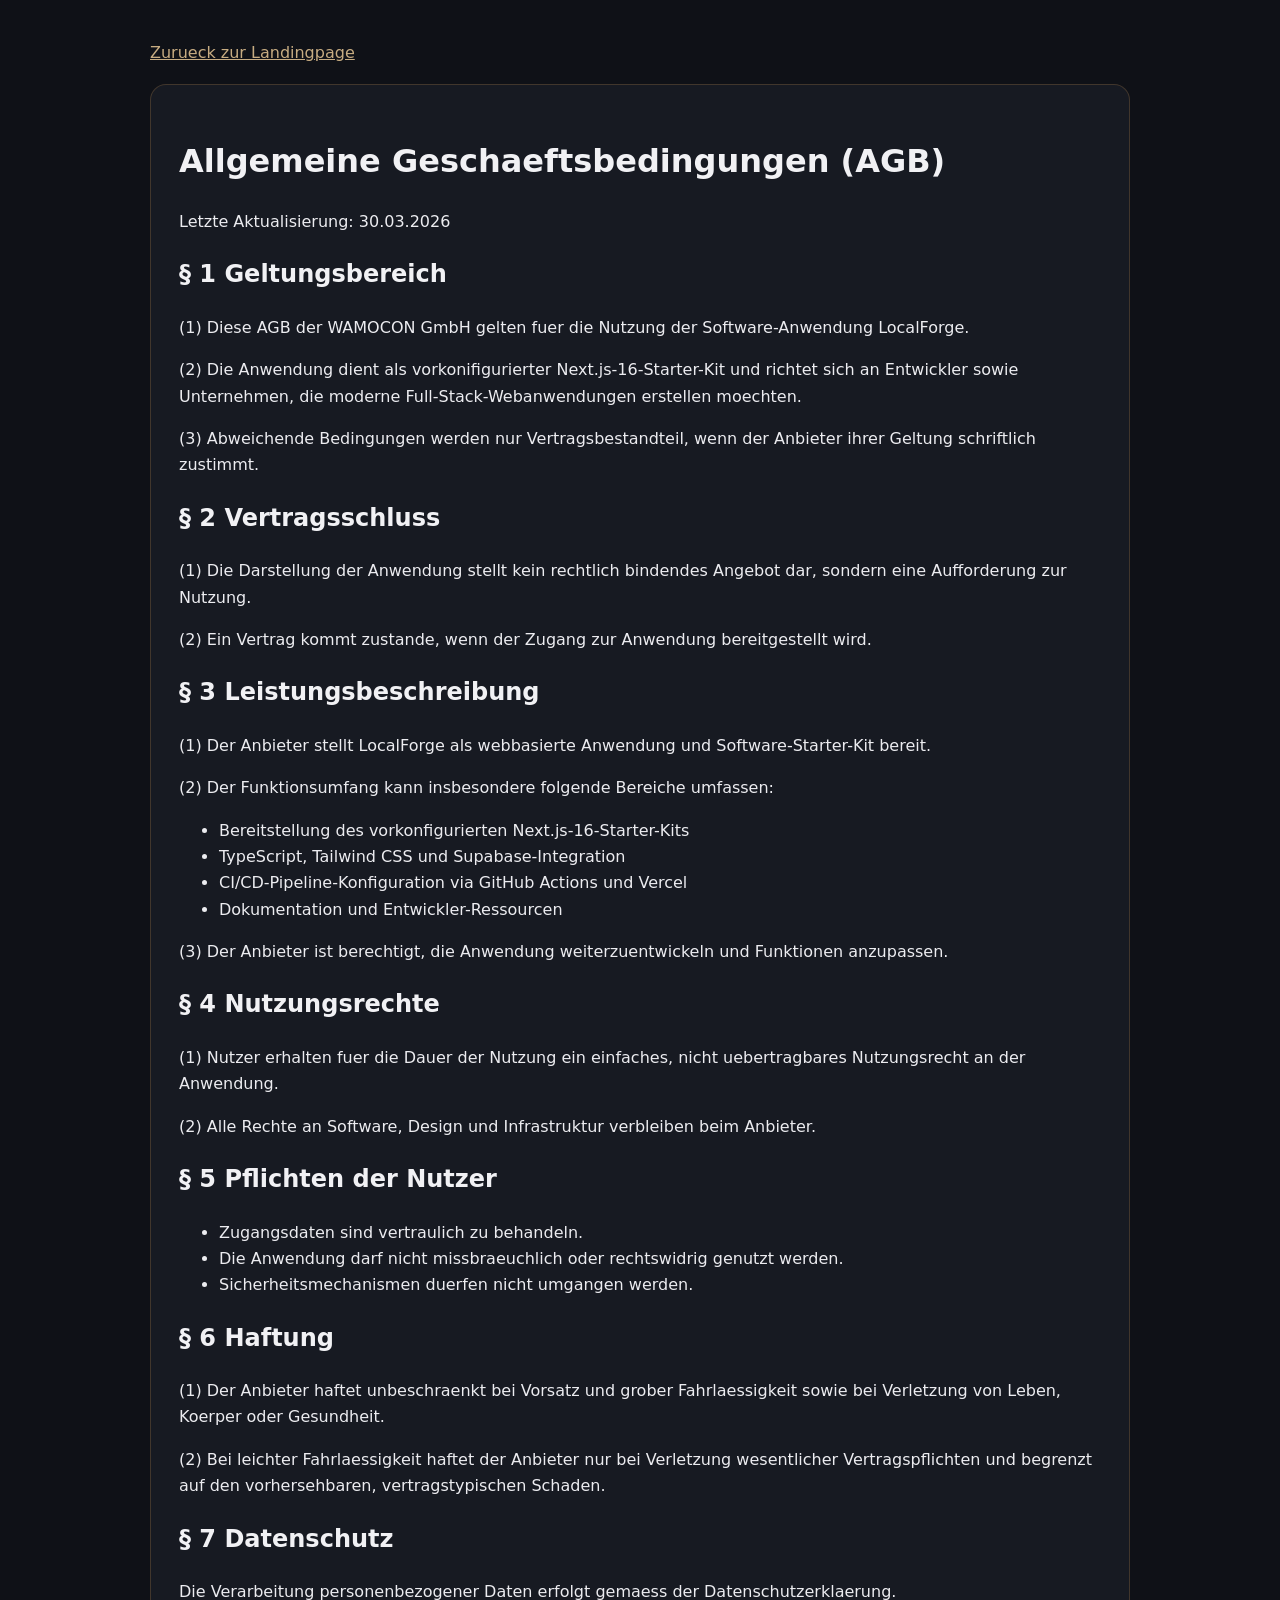
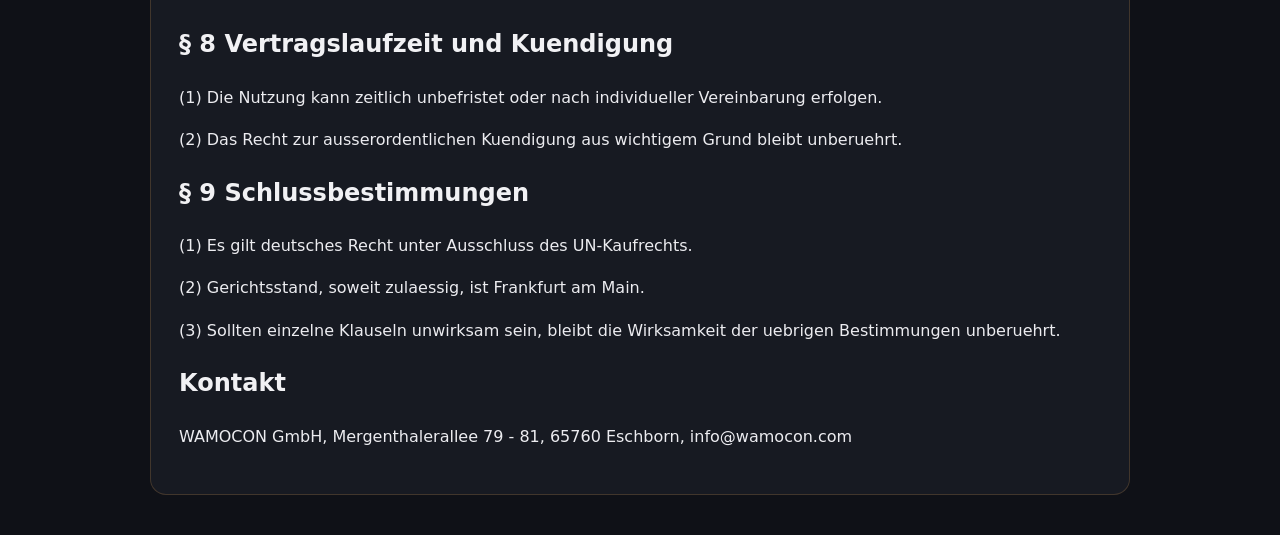
<file: agb.html>
<!DOCTYPE html>
<html lang="de">
<head>
  <meta charset="UTF-8">
  <meta name="viewport" content="width=device-width, initial-scale=1.0">
  <title>AGB | LocalForge</title>
  <style>
    body{font-family:Inter,system-ui,sans-serif;background:#0f1117;color:#ececf0;margin:0;line-height:1.65}
    .wrap{max-width:980px;margin:0 auto;padding:40px 20px}
    .card{background:#171a22;border:1px solid rgba(143,106,63,.35);border-radius:16px;padding:28px}
    h1,h2{color:#f1f1f4}
    a{color:#c7ac82}
    .top{margin-bottom:18px}
  </style>
</head>
<body>
  <div class="wrap">
    <div class="top"><a href="index.html">Zurueck zur Landingpage</a></div>
    <div class="card">
      <h1>Allgemeine Geschaeftsbedingungen (AGB)</h1>
      <p>Letzte Aktualisierung: 30.03.2026</p>

      <h2>§ 1 Geltungsbereich</h2>
      <p>(1) Diese AGB der WAMOCON GmbH gelten fuer die Nutzung der Software-Anwendung LocalForge.</p>
      <p>(2) Die Anwendung dient als vorkonifigurierter Next.js-16-Starter-Kit und richtet sich an Entwickler sowie Unternehmen, die moderne Full-Stack-Webanwendungen erstellen moechten.</p>
      <p>(3) Abweichende Bedingungen werden nur Vertragsbestandteil, wenn der Anbieter ihrer Geltung schriftlich zustimmt.</p>

      <h2>§ 2 Vertragsschluss</h2>
      <p>(1) Die Darstellung der Anwendung stellt kein rechtlich bindendes Angebot dar, sondern eine Aufforderung zur Nutzung.</p>
      <p>(2) Ein Vertrag kommt zustande, wenn der Zugang zur Anwendung bereitgestellt wird.</p>

      <h2>§ 3 Leistungsbeschreibung</h2>
      <p>(1) Der Anbieter stellt LocalForge als webbasierte Anwendung und Software-Starter-Kit bereit.</p>
      <p>(2) Der Funktionsumfang kann insbesondere folgende Bereiche umfassen:</p>
      <ul>
        <li>Bereitstellung des vorkonfigurierten Next.js-16-Starter-Kits</li>
        <li>TypeScript, Tailwind CSS und Supabase-Integration</li>
        <li>CI/CD-Pipeline-Konfiguration via GitHub Actions und Vercel</li>
        <li>Dokumentation und Entwickler-Ressourcen</li>
      </ul>
      <p>(3) Der Anbieter ist berechtigt, die Anwendung weiterzuentwickeln und Funktionen anzupassen.</p>

      <h2>§ 4 Nutzungsrechte</h2>
      <p>(1) Nutzer erhalten fuer die Dauer der Nutzung ein einfaches, nicht uebertragbares Nutzungsrecht an der Anwendung.</p>
      <p>(2) Alle Rechte an Software, Design und Infrastruktur verbleiben beim Anbieter.</p>

      <h2>§ 5 Pflichten der Nutzer</h2>
      <ul>
        <li>Zugangsdaten sind vertraulich zu behandeln.</li>
        <li>Die Anwendung darf nicht missbraeuchlich oder rechtswidrig genutzt werden.</li>
        <li>Sicherheitsmechanismen duerfen nicht umgangen werden.</li>
      </ul>

      <h2>§ 6 Haftung</h2>
      <p>(1) Der Anbieter haftet unbeschraenkt bei Vorsatz und grober Fahrlaessigkeit sowie bei Verletzung von Leben, Koerper oder Gesundheit.</p>
      <p>(2) Bei leichter Fahrlaessigkeit haftet der Anbieter nur bei Verletzung wesentlicher Vertragspflichten und begrenzt auf den vorhersehbaren, vertragstypischen Schaden.</p>

      <h2>§ 7 Datenschutz</h2>
      <p>Die Verarbeitung personenbezogener Daten erfolgt gemaess der Datenschutzerklaerung.</p>

      <h2>§ 8 Vertragslaufzeit und Kuendigung</h2>
      <p>(1) Die Nutzung kann zeitlich unbefristet oder nach individueller Vereinbarung erfolgen.</p>
      <p>(2) Das Recht zur ausserordentlichen Kuendigung aus wichtigem Grund bleibt unberuehrt.</p>

      <h2>§ 9 Schlussbestimmungen</h2>
      <p>(1) Es gilt deutsches Recht unter Ausschluss des UN-Kaufrechts.</p>
      <p>(2) Gerichtsstand, soweit zulaessig, ist Frankfurt am Main.</p>
      <p>(3) Sollten einzelne Klauseln unwirksam sein, bleibt die Wirksamkeit der uebrigen Bestimmungen unberuehrt.</p>

      <h2>Kontakt</h2>
      <p>WAMOCON GmbH, Mergenthalerallee 79 - 81, 65760 Eschborn, info@wamocon.com</p>
    </div>
  </div>
</body>
</html>
</file>
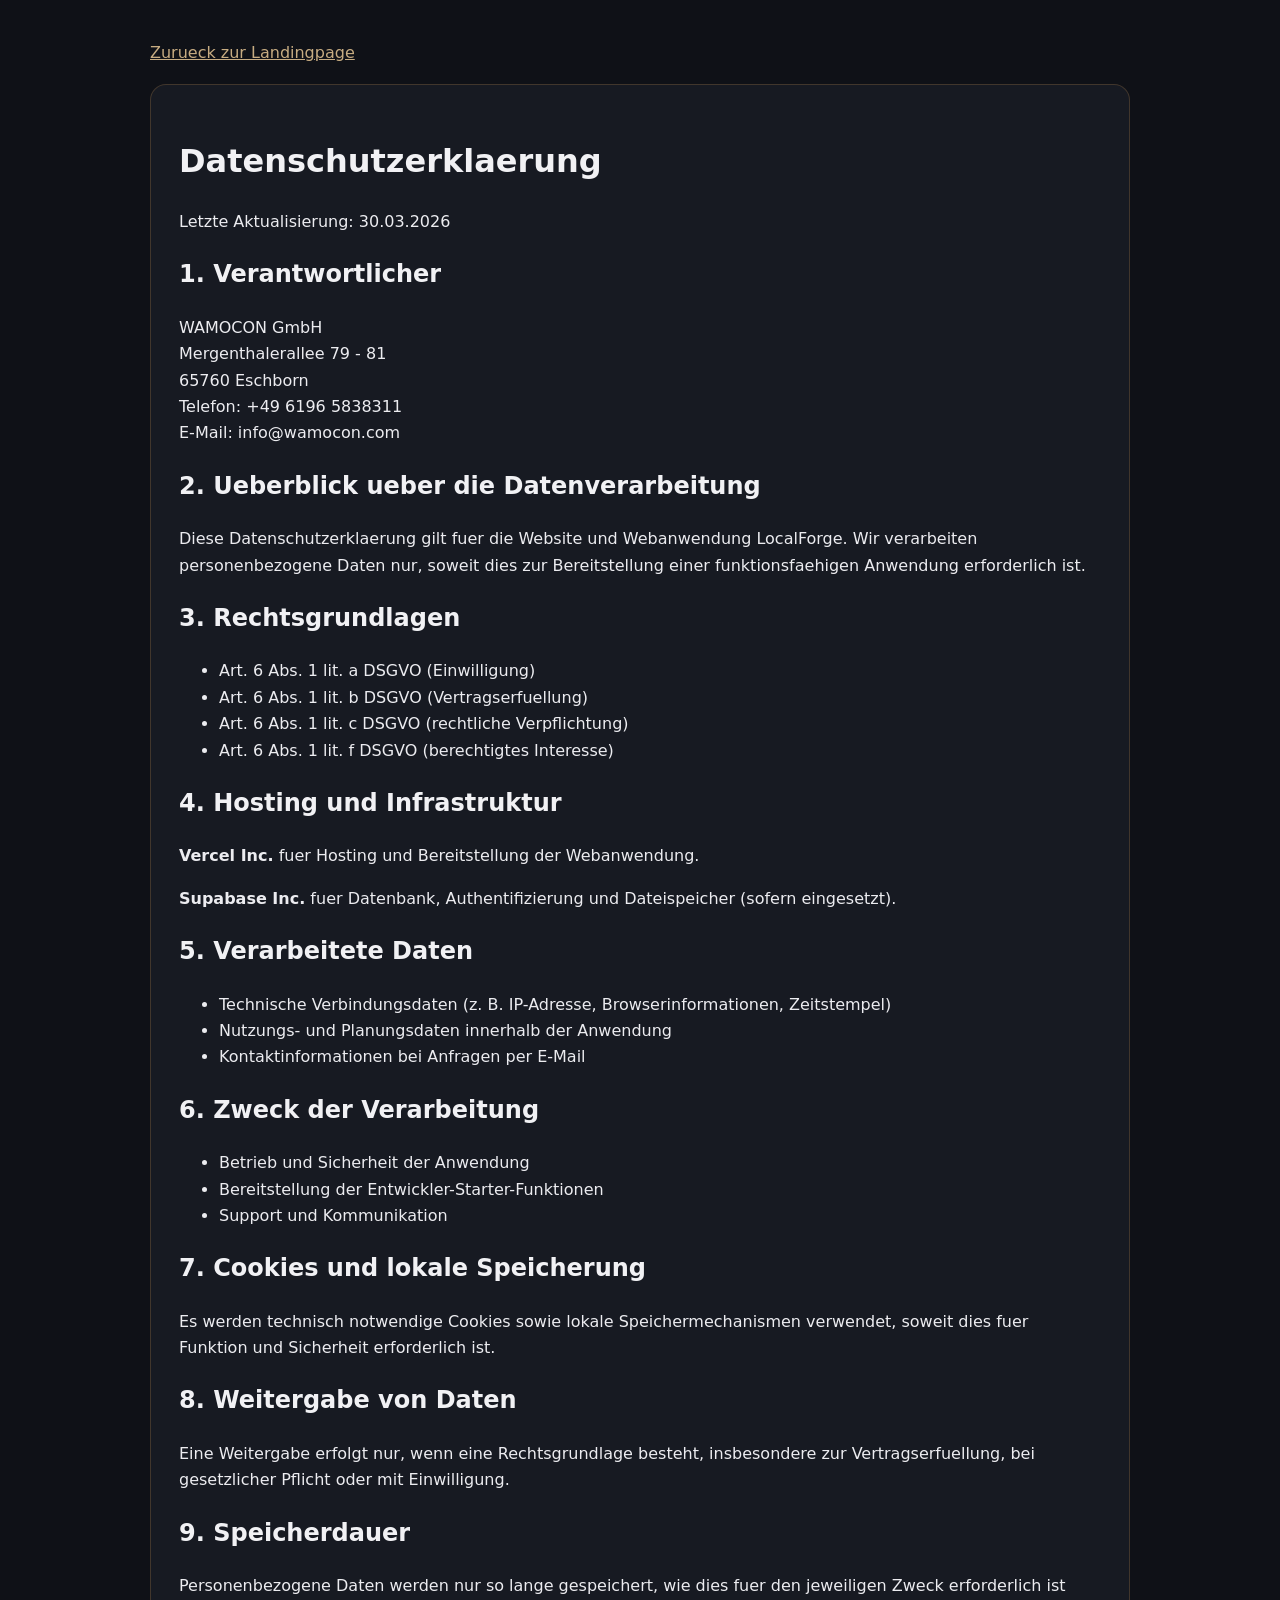
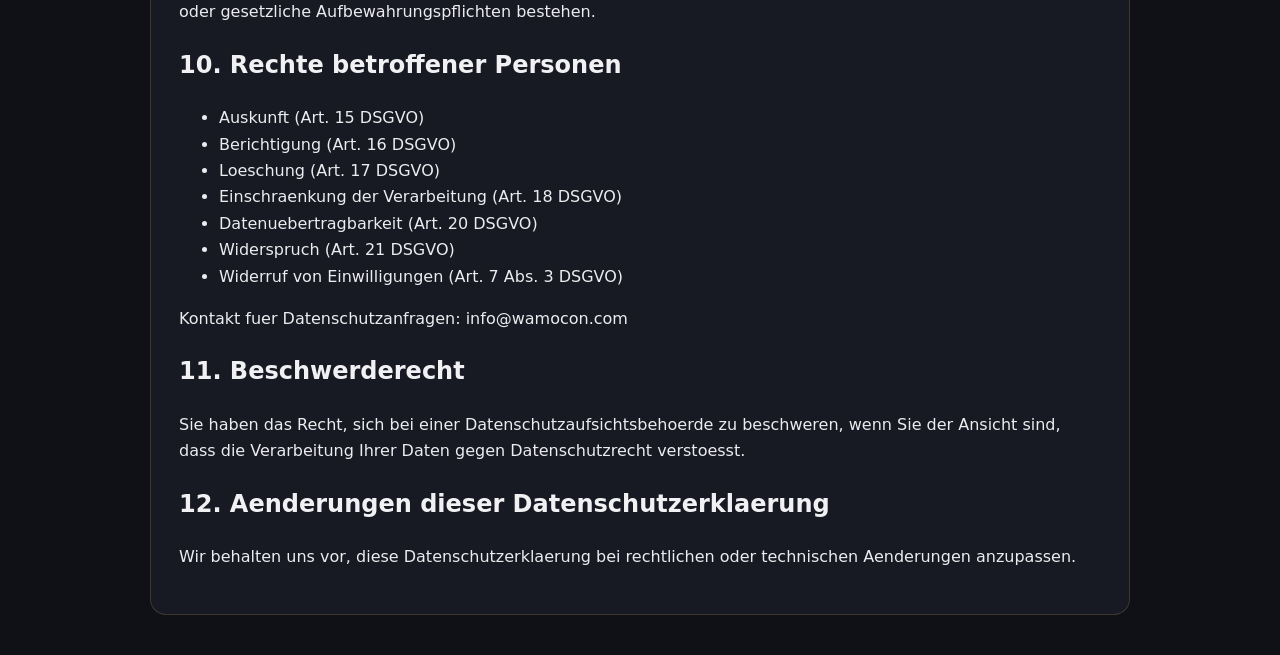
<file: datenschutz.html>
<!DOCTYPE html>
<html lang="de">
<head>
  <meta charset="UTF-8">
  <meta name="viewport" content="width=device-width, initial-scale=1.0">
  <title>Datenschutz | LocalForge</title>
  <style>
    body{font-family:Inter,system-ui,sans-serif;background:#0f1117;color:#ececf0;margin:0;line-height:1.65}
    .wrap{max-width:980px;margin:0 auto;padding:40px 20px}
    .card{background:#171a22;border:1px solid rgba(143,106,63,.35);border-radius:16px;padding:28px}
    h1,h2{color:#f1f1f4}
    a{color:#c7ac82}
    .top{margin-bottom:18px}
  </style>
</head>
<body>
  <div class="wrap">
    <div class="top"><a href="index.html">Zurueck zur Landingpage</a></div>
    <div class="card">
      <h1>Datenschutzerklaerung</h1>
      <p>Letzte Aktualisierung: 30.03.2026</p>

      <h2>1. Verantwortlicher</h2>
      <p>
        WAMOCON GmbH<br>
        Mergenthalerallee 79 - 81<br>
        65760 Eschborn<br>
        Telefon: +49 6196 5838311<br>
        E-Mail: info@wamocon.com
      </p>

      <h2>2. Ueberblick ueber die Datenverarbeitung</h2>
      <p>Diese Datenschutzerklaerung gilt fuer die Website und Webanwendung LocalForge. Wir verarbeiten personenbezogene Daten nur, soweit dies zur Bereitstellung einer funktionsfaehigen Anwendung erforderlich ist.</p>

      <h2>3. Rechtsgrundlagen</h2>
      <ul>
        <li>Art. 6 Abs. 1 lit. a DSGVO (Einwilligung)</li>
        <li>Art. 6 Abs. 1 lit. b DSGVO (Vertragserfuellung)</li>
        <li>Art. 6 Abs. 1 lit. c DSGVO (rechtliche Verpflichtung)</li>
        <li>Art. 6 Abs. 1 lit. f DSGVO (berechtigtes Interesse)</li>
      </ul>

      <h2>4. Hosting und Infrastruktur</h2>
      <p><strong>Vercel Inc.</strong> fuer Hosting und Bereitstellung der Webanwendung.</p>
      <p><strong>Supabase Inc.</strong> fuer Datenbank, Authentifizierung und Dateispeicher (sofern eingesetzt).</p>

      <h2>5. Verarbeitete Daten</h2>
      <ul>
        <li>Technische Verbindungsdaten (z. B. IP-Adresse, Browserinformationen, Zeitstempel)</li>
        <li>Nutzungs- und Planungsdaten innerhalb der Anwendung</li>
        <li>Kontaktinformationen bei Anfragen per E-Mail</li>
      </ul>

      <h2>6. Zweck der Verarbeitung</h2>
      <ul>
        <li>Betrieb und Sicherheit der Anwendung</li>
        <li>Bereitstellung der Entwickler-Starter-Funktionen</li>
        <li>Support und Kommunikation</li>
      </ul>

      <h2>7. Cookies und lokale Speicherung</h2>
      <p>Es werden technisch notwendige Cookies sowie lokale Speichermechanismen verwendet, soweit dies fuer Funktion und Sicherheit erforderlich ist.</p>

      <h2>8. Weitergabe von Daten</h2>
      <p>Eine Weitergabe erfolgt nur, wenn eine Rechtsgrundlage besteht, insbesondere zur Vertragserfuellung, bei gesetzlicher Pflicht oder mit Einwilligung.</p>

      <h2>9. Speicherdauer</h2>
      <p>Personenbezogene Daten werden nur so lange gespeichert, wie dies fuer den jeweiligen Zweck erforderlich ist oder gesetzliche Aufbewahrungspflichten bestehen.</p>

      <h2>10. Rechte betroffener Personen</h2>
      <ul>
        <li>Auskunft (Art. 15 DSGVO)</li>
        <li>Berichtigung (Art. 16 DSGVO)</li>
        <li>Loeschung (Art. 17 DSGVO)</li>
        <li>Einschraenkung der Verarbeitung (Art. 18 DSGVO)</li>
        <li>Datenuebertragbarkeit (Art. 20 DSGVO)</li>
        <li>Widerspruch (Art. 21 DSGVO)</li>
        <li>Widerruf von Einwilligungen (Art. 7 Abs. 3 DSGVO)</li>
      </ul>
      <p>Kontakt fuer Datenschutzanfragen: info@wamocon.com</p>

      <h2>11. Beschwerderecht</h2>
      <p>Sie haben das Recht, sich bei einer Datenschutzaufsichtsbehoerde zu beschweren, wenn Sie der Ansicht sind, dass die Verarbeitung Ihrer Daten gegen Datenschutzrecht verstoesst.</p>

      <h2>12. Aenderungen dieser Datenschutzerklaerung</h2>
      <p>Wir behalten uns vor, diese Datenschutzerklaerung bei rechtlichen oder technischen Aenderungen anzupassen.</p>
    </div>
  </div>
</body>
</html>
</file>
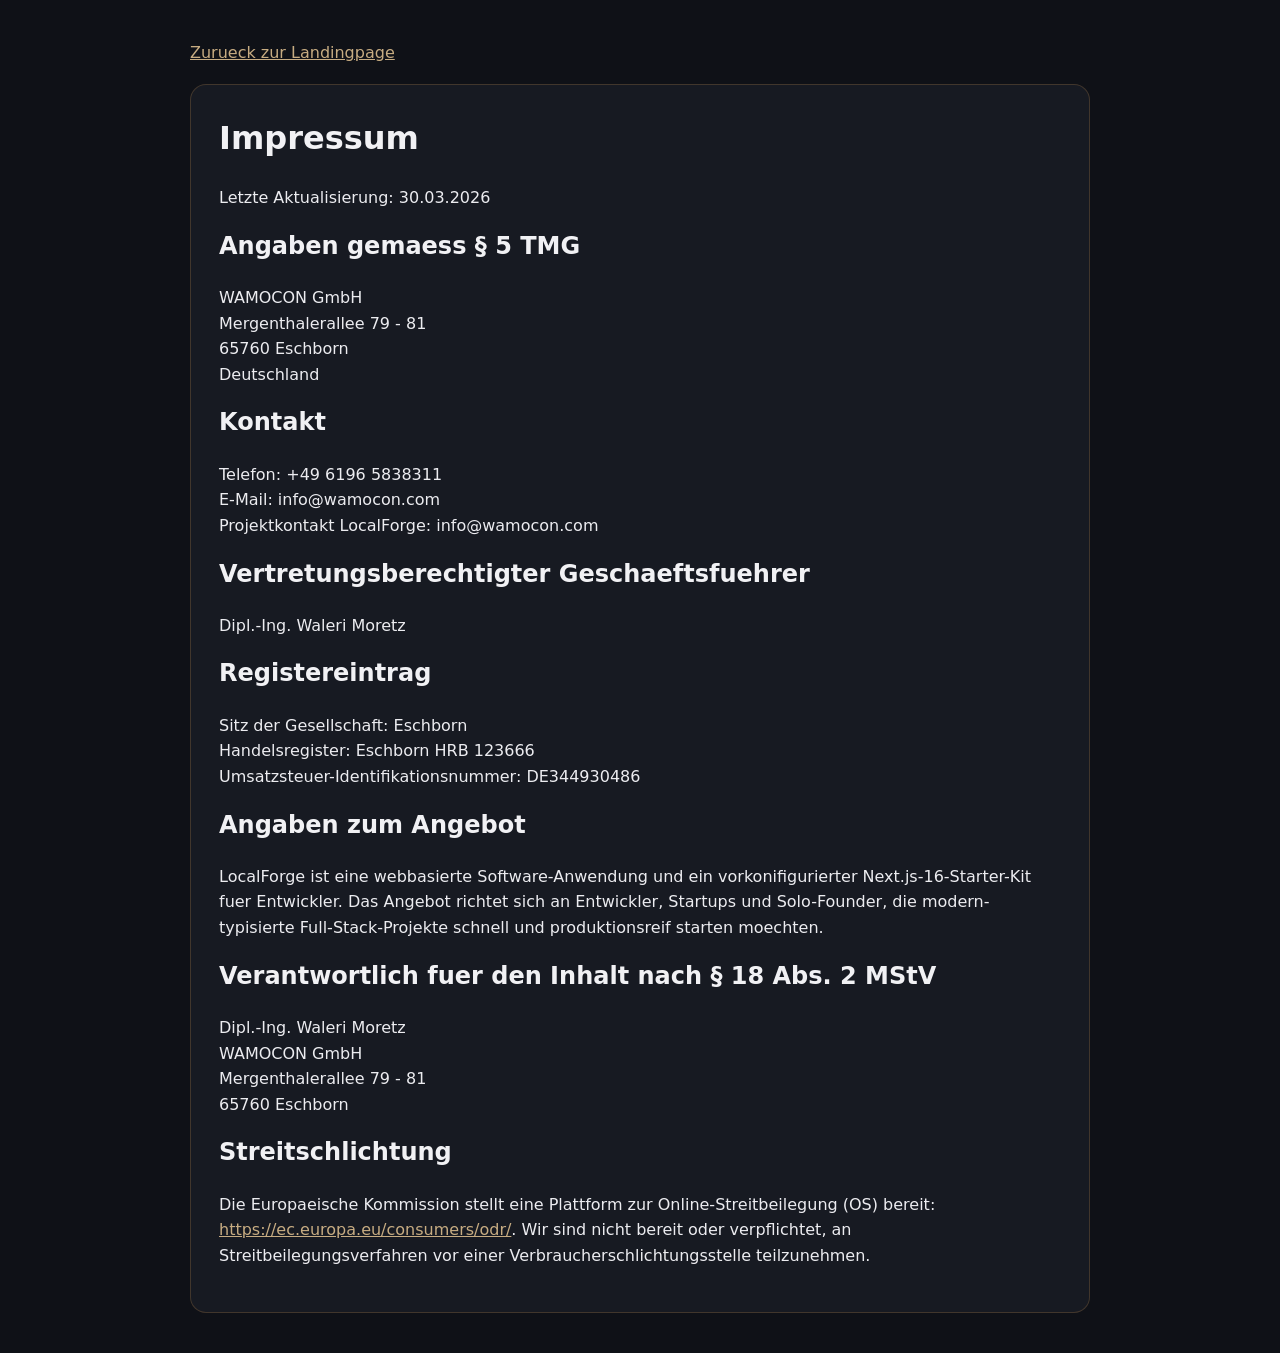
<file: impressum.html>
<!DOCTYPE html>
<html lang="de">
<head>
  <meta charset="UTF-8">
  <meta name="viewport" content="width=device-width, initial-scale=1.0">
  <title>Impressum | LocalForge</title>
  <style>
    body{font-family:Inter,system-ui,sans-serif;background:#0f1117;color:#ececf0;margin:0;line-height:1.6}
    .wrap{max-width:900px;margin:0 auto;padding:40px 20px}
    .card{background:#171a22;border:1px solid rgba(143,106,63,.35);border-radius:16px;padding:28px}
    h1,h2{margin-top:0;color:#f1f1f4}
    a{color:#c7ac82}
    .top{margin-bottom:18px}
  </style>
</head>
<body>
  <div class="wrap">
    <div class="top"><a href="index.html">Zurueck zur Landingpage</a></div>
    <div class="card">
      <h1>Impressum</h1>
      <p>Letzte Aktualisierung: 30.03.2026</p>

      <h2>Angaben gemaess § 5 TMG</h2>
      <p>
        WAMOCON GmbH<br>
        Mergenthalerallee 79 - 81<br>
        65760 Eschborn<br>
        Deutschland
      </p>

      <h2>Kontakt</h2>
      <p>
        Telefon: +49 6196 5838311<br>
        E-Mail: info@wamocon.com<br>
        Projektkontakt LocalForge: info@wamocon.com
      </p>

      <h2>Vertretungsberechtigter Geschaeftsfuehrer</h2>
      <p>Dipl.-Ing. Waleri Moretz</p>

      <h2>Registereintrag</h2>
      <p>
        Sitz der Gesellschaft: Eschborn<br>
        Handelsregister: Eschborn HRB 123666<br>
        Umsatzsteuer-Identifikationsnummer: DE344930486
      </p>

      <h2>Angaben zum Angebot</h2>
      <p>
        LocalForge ist eine webbasierte Software-Anwendung und ein vorkonifigurierter Next.js-16-Starter-Kit fuer Entwickler. Das Angebot richtet sich an Entwickler, Startups und Solo-Founder, die modern-typisierte Full-Stack-Projekte schnell und produktionsreif starten moechten.
      </p>

      <h2>Verantwortlich fuer den Inhalt nach § 18 Abs. 2 MStV</h2>
      <p>
        Dipl.-Ing. Waleri Moretz<br>
        WAMOCON GmbH<br>
        Mergenthalerallee 79 - 81<br>
        65760 Eschborn
      </p>

      <h2>Streitschlichtung</h2>
      <p>
        Die Europaeische Kommission stellt eine Plattform zur Online-Streitbeilegung (OS) bereit:
        <a href="https://ec.europa.eu/consumers/odr/" target="_blank" rel="noopener noreferrer">https://ec.europa.eu/consumers/odr/</a>.
        Wir sind nicht bereit oder verpflichtet, an Streitbeilegungsverfahren vor einer Verbraucherschlichtungsstelle teilzunehmen.
      </p>
    </div>
  </div>
</body>
</html>
</file>
